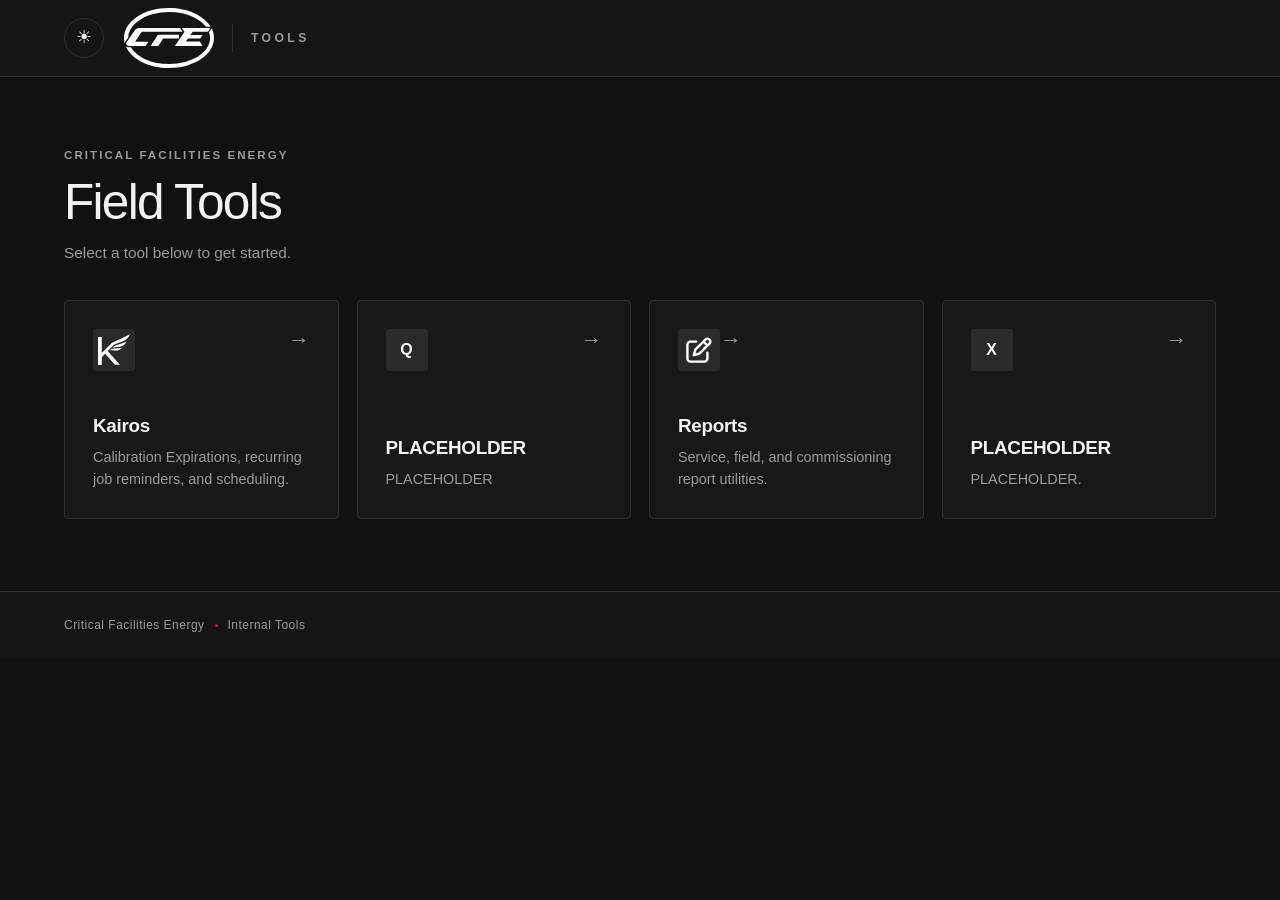
<file: index.html>
<!DOCTYPE html>
<html lang="en">
<head>
    <meta charset="UTF-8">
    <meta name="viewport" content="width=device-width, initial-scale=1.0">

    <title>CFE Tools</title>

    <link rel="stylesheet" href="css/style.css">

    <script>
        const savedTheme = localStorage.getItem("cfe-theme");

        if (savedTheme === "light" || savedTheme === "dark") {
            document.documentElement.setAttribute("data-theme", savedTheme);
        }
    </script>
</head>

<body>

    <header class="site-header">
        <div class="container header-content">

            <button
                class="theme-toggle"
                id="theme-toggle"
                type="button"
                aria-label="Switch to light mode"
                title="Switch theme"
            >
                <span class="theme-icon sun-icon" aria-hidden="true">☀</span>
                <span class="theme-icon moon-icon" aria-hidden="true">☾</span>
            </button>

            <div class="brand">
                <img src="assets/CFEBlack.svg" alt="CFE" class="cfe-logo">
                
                <span class="brand-divider"></span>

                <span class="site-name">TOOLS</span>
            </div>

        </div>
    </header>


    <main class="container">

        <section class="intro">
            <p class="eyebrow">CRITICAL FACILITIES ENERGY</p>
            <h1>Field Tools</h1>
            <p class="intro-description">
                Select a tool below to get started.
            </p>
        </section>


        <section class="tools-grid">

            <a href="https://kairos.cfetools.com/" class="tool-card">
                <div class="tool-card-top">
                    <div class="tool-icon"><img src="assets/Kairos/kairos-w.svg" alt="Kairos"></div>
                    <span class="arrow" aria-hidden="true">→</span>
                </div>

                <div class="tool-content">
                    <h2>Kairos</h2>
                    <p>
                        Calibration Expirations, recurring job reminders, and scheduling.
                    </p>
                </div>
            </a>


            <a href="#" class="tool-card">
                <div class="tool-card-top">
                    <div class="tool-icon">Q</div>
                    <span class="arrow" aria-hidden="true">→</span>
                </div>

                <div class="tool-content">
                    <h2>PLACEHOLDER</h2>
                    <p>
                        PLACEHOLDER
                    </p>
                </div>
            </a>


            <button
                class="tool-card tool-card-button tool-expander"
                id="reports-toggle"
                type="button"
                data-panel="reports-panel"
                aria-expanded="false"
                aria-controls="reports-panel"
            >
                <div class="tool-card-top">
                    <div class="tool-icon"><img src="assets/note.svg" alt="Reports"></div>
                    <span class="arrow" aria-hidden="true">→</span>
                </div>

                <div class="tool-content">
                    <h2>Reports</h2>
                    <p>
                        Service, field, and commissioning report utilities.
                    </p>
                </div>
            </button>

            <a href="#" class="tool-card">
                <div class="tool-card-top">
                    <div class="tool-icon">X</div>
                    <span class="arrow" aria-hidden="true">→</span>
                </div>

                <div class="tool-content">
                    <h2>PLACEHOLDER</h2>
                    <p>
                        PLACEHOLDER.
                    </p>
                </div>
            </a>
			
			
			<div class="tool-panel" id="reports-panel" aria-hidden="true" hidden>
                <div class="tool-panel-inner">
                    <div class="reports-subgrid">

                        <a href="https://cfetools.com/reports/hyper/" class="tool-card report-card">
                            <div class="tool-card-top">
                                <div class="tool-icon"><img src="assets/hyper-smallw.svg" alt="Hyper"></div>
                                <span class="arrow" aria-hidden="true">→</span>
                            </div>

                            <div class="tool-content">
                                <h2>Hyper Reports</h2>
                                <p>
                                    Hyper service daily field reporting.
                                </p>
                            </div>
                        </a>
						
						<a href="https://cfetools.com/reports/time/" class="tool-card report-card">
                            <div class="tool-card-top">
                                <div class="tool-icon"><img src="assets/clockw.svg" alt="Time"></div>
                                <span class="arrow" aria-hidden="true">→</span>
                            </div>

                            <div class="tool-content">
                                <h2>Time Logs</h2>
                                <p>
                                    Easily Create PDF Time Reports with Subcontractor signatures.
                                </p>
                            </div>
                        </a>

                    </div>
                </div>
            </div>

        </section>

    </main>


    <footer class="site-footer">
        <div class="container footer-content">
            <span>Critical Facilities Energy</span>
            <span class="footer-dot"></span>
            <span>Internal Tools</span>
        </div>
    </footer>

    <script src="js/script.js"></script>
</body>
</html>
</file>
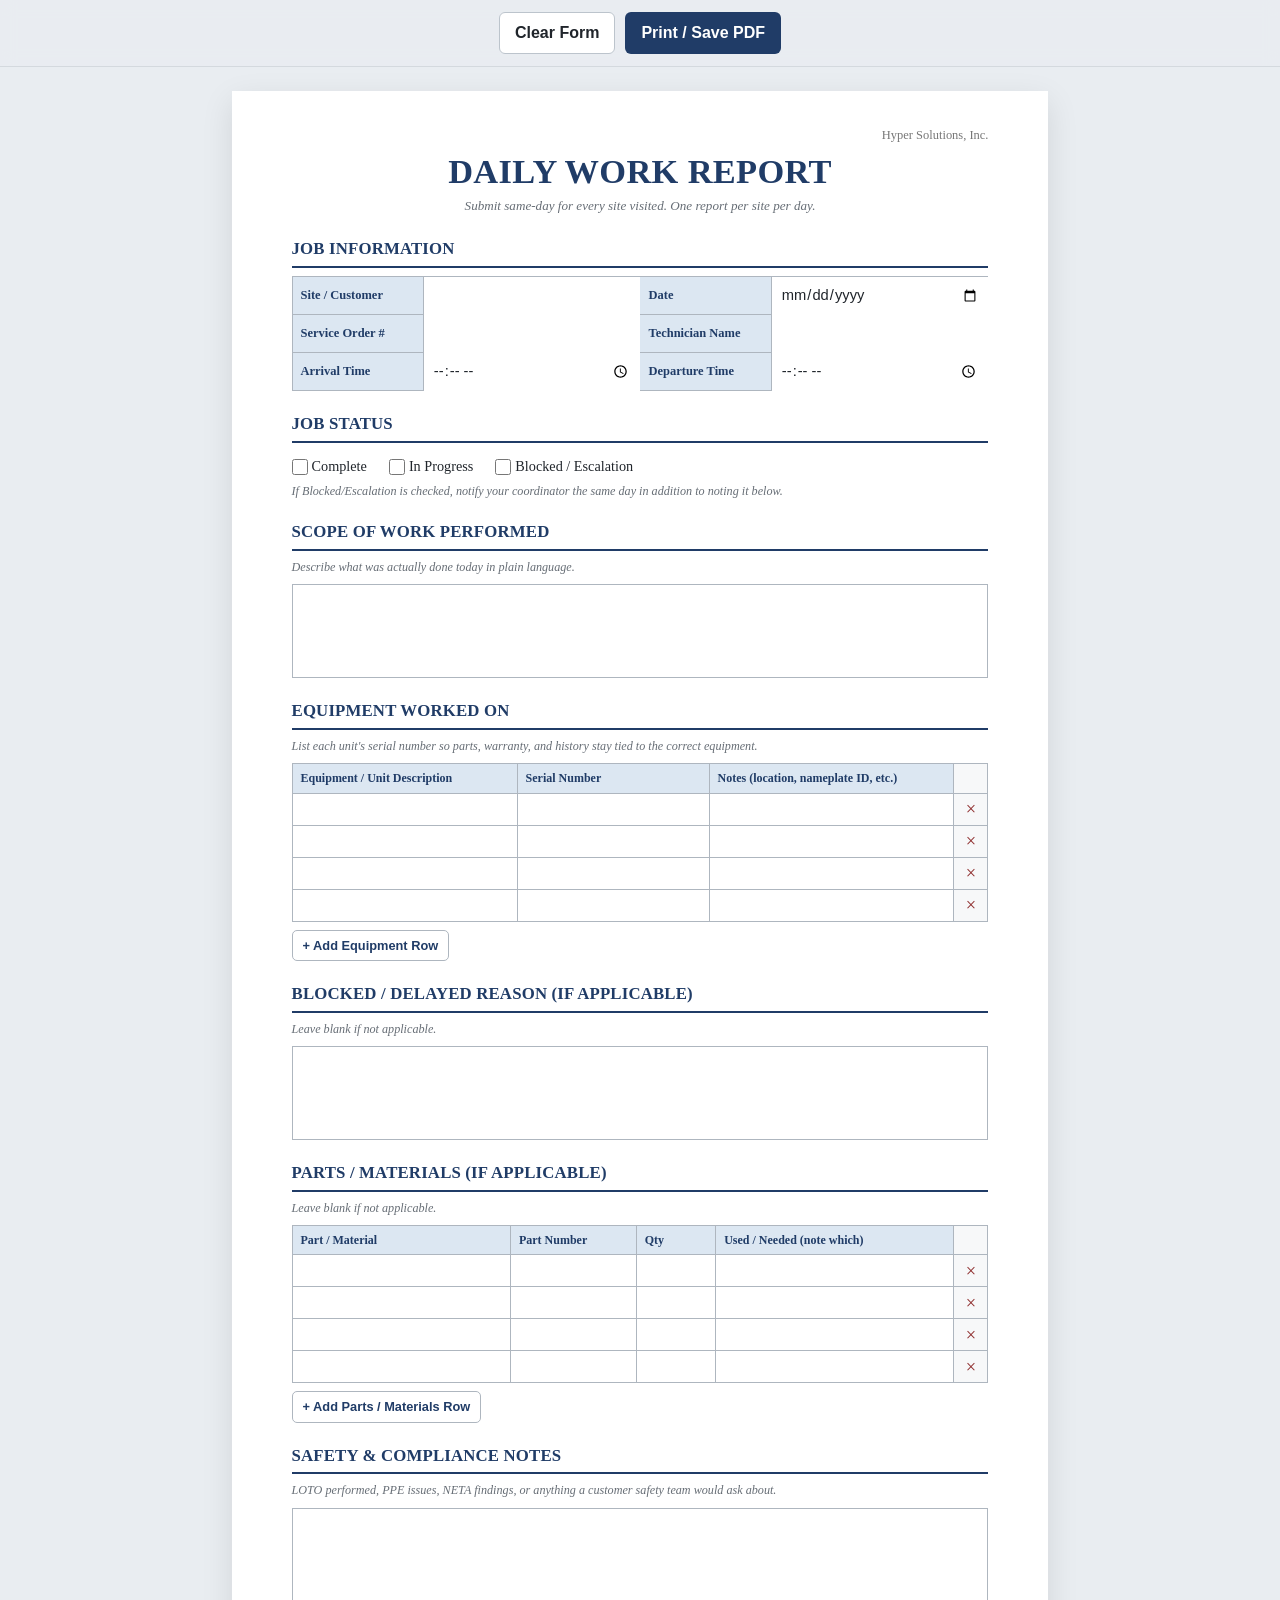
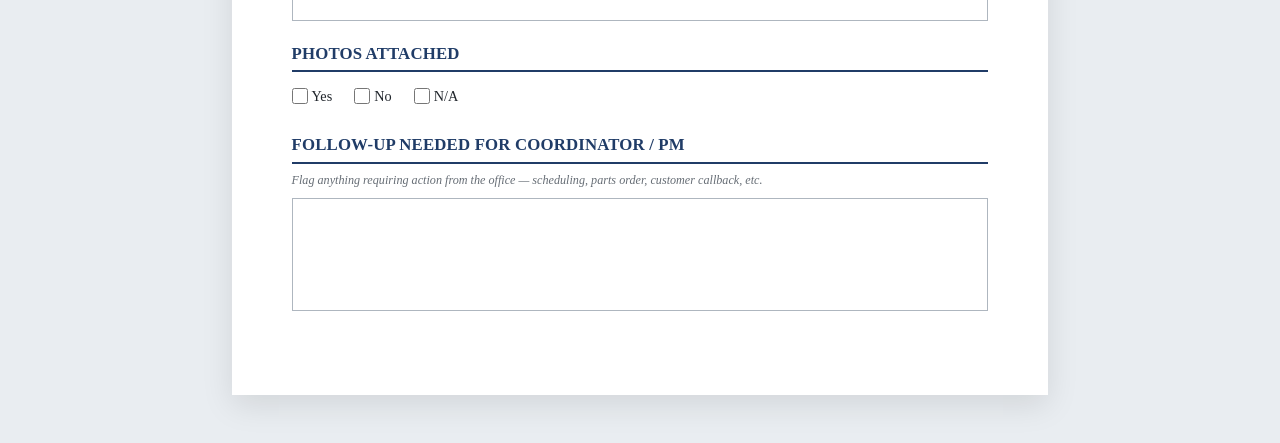
<file: reports/hyper/index.html>
<!doctype html>
<html lang="en">
<head>
  <meta charset="utf-8">
  <meta name="viewport" content="width=device-width, initial-scale=1">
  <title>Daily Work Report</title>
  <link rel="stylesheet" href="styles.css">
</head>
<body>
  <div class="toolbar" aria-label="Form actions">
    <button type="button" class="button button-secondary" id="resetForm">Clear Form</button>
    <button type="button" class="button button-primary" id="printForm">Print / Save PDF</button>
  </div>

  <main class="report" id="report">
    <header class="report-header">
      <div class="company-name">Hyper Solutions, Inc.</div>
      <h1>DAILY WORK REPORT</h1>
      <p class="subtitle">Submit same-day for every site visited. One report per site per day.</p>
    </header>

    <form id="dailyWorkReport" autocomplete="off">
      <section class="form-section">
        <h2>JOB INFORMATION</h2>
        <div class="info-grid">
          <label class="info-label" for="siteCustomer">Site / Customer</label>
          <input id="siteCustomer" name="siteCustomer" type="text">

          <label class="info-label" for="reportDate">Date</label>
          <input id="reportDate" name="reportDate" type="date">

          <label class="info-label" for="serviceOrder">Service Order #</label>
          <input id="serviceOrder" name="serviceOrder" type="text">

          <label class="info-label" for="technicianName">Technician Name</label>
          <input id="technicianName" name="technicianName" type="text">

          <label class="info-label" for="arrivalTime">Arrival Time</label>
          <input id="arrivalTime" name="arrivalTime" type="time">

          <label class="info-label" for="departureTime">Departure Time</label>
          <input id="departureTime" name="departureTime" type="time">
        </div>
      </section>

      <section class="form-section">
        <h2>JOB STATUS</h2>
        <div class="check-row">
          <label><input type="checkbox" name="statusComplete"> <span>Complete</span></label>
          <label><input type="checkbox" name="statusInProgress"> <span>In Progress</span></label>
          <label><input type="checkbox" name="statusBlocked"> <span>Blocked / Escalation</span></label>
        </div>
        <p class="helper">If Blocked/Escalation is checked, notify your coordinator the same day in addition to noting it below.</p>
      </section>

      <section class="form-section">
        <h2>SCOPE OF WORK PERFORMED</h2>
        <p class="helper">Describe what was actually done today in plain language.</p>
        <textarea class="expandable large-field" name="scopeOfWork" rows="4" aria-label="Scope of work performed"></textarea>
      </section>

      <section class="form-section">
        <h2>EQUIPMENT WORKED ON</h2>
        <p class="helper">List each unit's serial number so parts, warranty, and history stay tied to the correct equipment.</p>
        <div class="table-wrap">
          <table class="editable-table" id="equipmentTable">
            <thead>
              <tr>
                <th>Equipment / Unit Description</th>
                <th>Serial Number</th>
                <th>Notes (location, nameplate ID, etc.)</th>
                <th class="row-actions no-print" aria-label="Actions"></th>
              </tr>
            </thead>
            <tbody>
              <tr>
                <td><textarea class="expandable table-field" rows="1" aria-label="Equipment or unit description"></textarea></td>
                <td><textarea class="expandable table-field" rows="1" aria-label="Serial number"></textarea></td>
                <td><textarea class="expandable table-field" rows="1" aria-label="Equipment notes"></textarea></td>
                <td class="row-actions no-print"><button type="button" class="icon-button remove-row" title="Remove row" aria-label="Remove equipment row">×</button></td>
              </tr>
              <tr>
                <td><textarea class="expandable table-field" rows="1" aria-label="Equipment or unit description"></textarea></td>
                <td><textarea class="expandable table-field" rows="1" aria-label="Serial number"></textarea></td>
                <td><textarea class="expandable table-field" rows="1" aria-label="Equipment notes"></textarea></td>
                <td class="row-actions no-print"><button type="button" class="icon-button remove-row" title="Remove row" aria-label="Remove equipment row">×</button></td>
              </tr>
              <tr>
                <td><textarea class="expandable table-field" rows="1" aria-label="Equipment or unit description"></textarea></td>
                <td><textarea class="expandable table-field" rows="1" aria-label="Serial number"></textarea></td>
                <td><textarea class="expandable table-field" rows="1" aria-label="Equipment notes"></textarea></td>
                <td class="row-actions no-print"><button type="button" class="icon-button remove-row" title="Remove row" aria-label="Remove equipment row">×</button></td>
              </tr>
              <tr>
                <td><textarea class="expandable table-field" rows="1" aria-label="Equipment or unit description"></textarea></td>
                <td><textarea class="expandable table-field" rows="1" aria-label="Serial number"></textarea></td>
                <td><textarea class="expandable table-field" rows="1" aria-label="Equipment notes"></textarea></td>
                <td class="row-actions no-print"><button type="button" class="icon-button remove-row" title="Remove row" aria-label="Remove equipment row">×</button></td>
              </tr>
            </tbody>
          </table>
        </div>
        <button type="button" class="add-row no-print" data-table="equipmentTable">+ Add Equipment Row</button>
      </section>

      <section class="form-section">
        <h2>BLOCKED / DELAYED REASON (IF APPLICABLE)</h2>
        <p class="helper">Leave blank if not applicable.</p>
        <textarea class="expandable large-field" name="blockedReason" rows="4" aria-label="Blocked or delayed reason"></textarea>
      </section>

      <section class="form-section">
        <h2>PARTS / MATERIALS (IF APPLICABLE)</h2>
        <p class="helper">Leave blank if not applicable.</p>
        <div class="table-wrap">
          <table class="editable-table parts-table" id="partsTable">
            <thead>
              <tr>
                <th>Part / Material</th>
                <th>Part Number</th>
                <th>Qty</th>
                <th>Used / Needed (note which)</th>
                <th class="row-actions no-print" aria-label="Actions"></th>
              </tr>
            </thead>
            <tbody>
              <tr>
                <td><textarea class="expandable table-field" rows="1" aria-label="Part or material"></textarea></td>
                <td><textarea class="expandable table-field" rows="1" aria-label="Part number"></textarea></td>
                <td><textarea class="expandable table-field short-field" rows="1" aria-label="Quantity"></textarea></td>
                <td><textarea class="expandable table-field" rows="1" aria-label="Used or needed"></textarea></td>
                <td class="row-actions no-print"><button type="button" class="icon-button remove-row" title="Remove row" aria-label="Remove parts row">×</button></td>
              </tr>
              <tr>
                <td><textarea class="expandable table-field" rows="1" aria-label="Part or material"></textarea></td>
                <td><textarea class="expandable table-field" rows="1" aria-label="Part number"></textarea></td>
                <td><textarea class="expandable table-field short-field" rows="1" aria-label="Quantity"></textarea></td>
                <td><textarea class="expandable table-field" rows="1" aria-label="Used or needed"></textarea></td>
                <td class="row-actions no-print"><button type="button" class="icon-button remove-row" title="Remove row" aria-label="Remove parts row">×</button></td>
              </tr>
              <tr>
                <td><textarea class="expandable table-field" rows="1" aria-label="Part or material"></textarea></td>
                <td><textarea class="expandable table-field" rows="1" aria-label="Part number"></textarea></td>
                <td><textarea class="expandable table-field short-field" rows="1" aria-label="Quantity"></textarea></td>
                <td><textarea class="expandable table-field" rows="1" aria-label="Used or needed"></textarea></td>
                <td class="row-actions no-print"><button type="button" class="icon-button remove-row" title="Remove row" aria-label="Remove parts row">×</button></td>
              </tr>
              <tr>
                <td><textarea class="expandable table-field" rows="1" aria-label="Part or material"></textarea></td>
                <td><textarea class="expandable table-field" rows="1" aria-label="Part number"></textarea></td>
                <td><textarea class="expandable table-field short-field" rows="1" aria-label="Quantity"></textarea></td>
                <td><textarea class="expandable table-field" rows="1" aria-label="Used or needed"></textarea></td>
                <td class="row-actions no-print"><button type="button" class="icon-button remove-row" title="Remove row" aria-label="Remove parts row">×</button></td>
              </tr>
            </tbody>
          </table>
        </div>
        <button type="button" class="add-row no-print" data-table="partsTable">+ Add Parts / Materials Row</button>
      </section>

      <div class="print-page-break" aria-hidden="true"></div>

      <section class="form-section second-page-section">
        <h2>SAFETY &amp; COMPLIANCE NOTES</h2>
        <p class="helper">LOTO performed, PPE issues, NETA findings, or anything a customer safety team would ask about.</p>
        <textarea class="expandable large-field" name="safetyNotes" rows="5" aria-label="Safety and compliance notes"></textarea>
      </section>

      <section class="form-section">
        <h2>PHOTOS ATTACHED</h2>
        <div class="check-row">
          <label><input type="checkbox" name="photosYes"> <span>Yes</span></label>
          <label><input type="checkbox" name="photosNo"> <span>No</span></label>
          <label><input type="checkbox" name="photosNA"> <span>N/A</span></label>
        </div>
      </section>

      <section class="form-section">
        <h2>FOLLOW-UP NEEDED FOR COORDINATOR / PM</h2>
        <p class="helper">Flag anything requiring action from the office — scheduling, parts order, customer callback, etc.</p>
        <textarea class="expandable large-field" name="followUp" rows="5" aria-label="Follow-up needed for coordinator or project manager"></textarea>
      </section>
    </form>
  </main>

  <script src="script.js"></script>
</body>
</html>
</file>
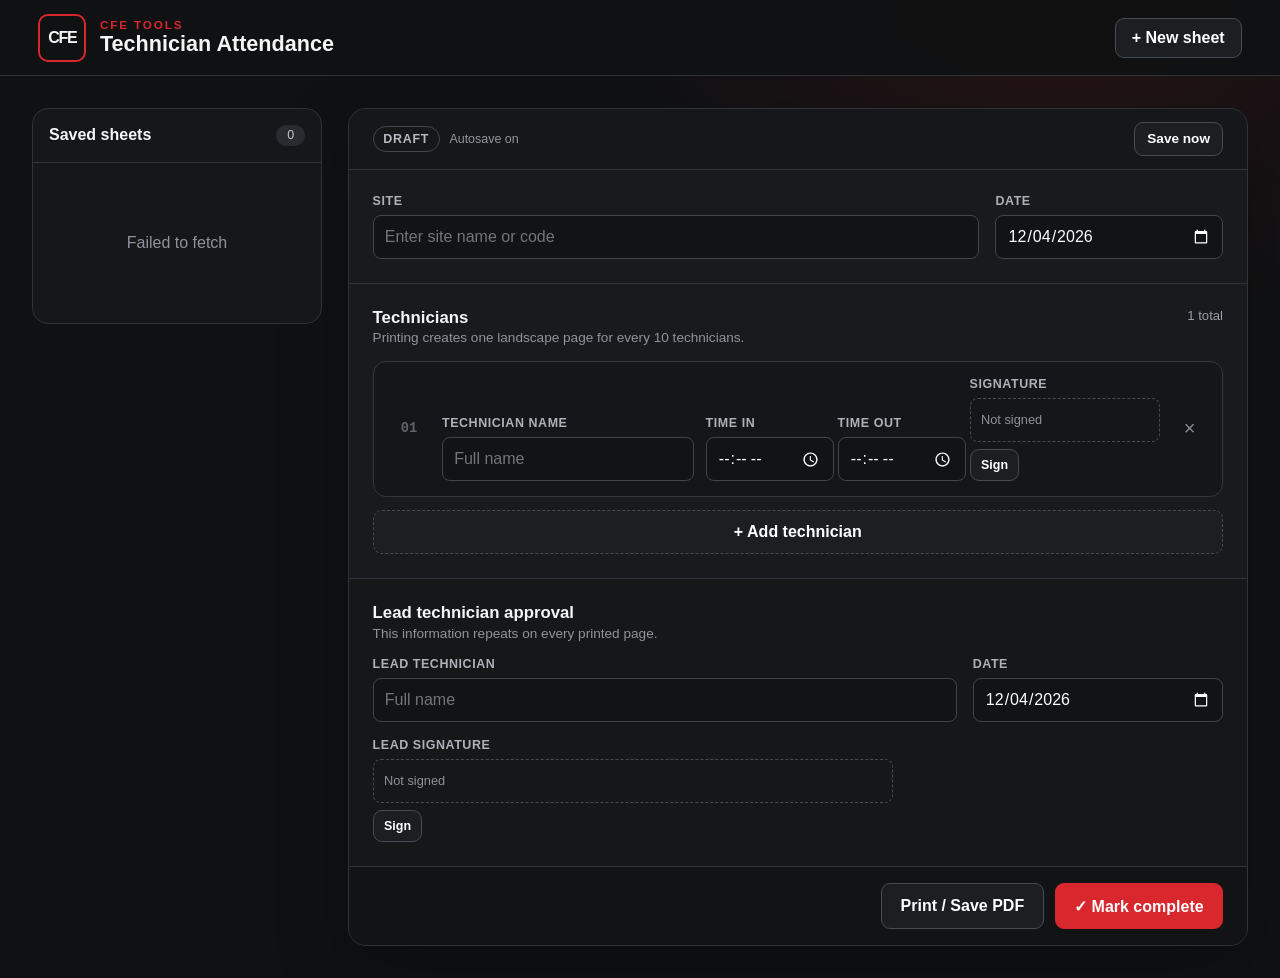
<file: reports/time/index.html>
<!doctype html>
<html lang="en">
<head>
  <meta charset="utf-8">
  <meta name="viewport" content="width=device-width, initial-scale=1, viewport-fit=cover">
  <meta name="theme-color" content="#101113">
  <title>Technician Attendance | CFE Tools</title>
  <meta name="description" content="Create, sign, save, and print technician attendance sheets.">
  <link rel="stylesheet" href="./style.css?v=20260901-3">
  <link rel="stylesheet" href="./print.css?v=20260901-3">
</head>
<body>
  <main class="app-shell">
    <header class="app-header">
      <div class="brand-lockup">
        <div class="brand-mark">CFE</div>
        <div><p>CFE Tools</p><h1>Technician Attendance</h1></div>
      </div>
      <div class="header-actions">
        <button class="button outline mobile-history" id="historyToggle" type="button">Saved</button>
        <button class="button outline" id="newSheetButton" type="button">+ New sheet</button>
      </div>
    </header>

    <div class="app-grid">
      <aside class="history-panel" id="historyPanel">
        <div class="panel-heading"><h2>Saved sheets</h2><span id="historyCount">0</span></div>
        <div id="historyList" class="history-list"><div class="history-empty">Loading saved sheets…</div></div>
      </aside>

      <section class="editor-panel">
        <div class="editor-topline">
          <div><span class="status-badge draft" id="statusBadge">Draft</span><span class="save-indicator" id="saveIndicator">Autosave on</span></div>
          <button class="button outline small" id="saveButton" type="button">Save now</button>
        </div>
        <div id="setupMessage" class="app-message error hidden"></div>
        <div id="appMessage" class="app-message hidden"></div>

        <div class="sheet-details form-section">
          <label><span>Site</span><input id="siteInput" type="text" placeholder="Enter site name or code" maxlength="160"></label>
          <label><span>Date</span><input id="workDateInput" type="date"></label>
        </div>

        <section class="technicians-section">
          <div class="section-heading">
            <div><h2>Technicians</h2><p>Printing creates one landscape page for every 10 technicians.</p></div>
            <span id="technicianCount">1 total</span>
          </div>
          <div class="technician-list" id="technicianList"></div>
          <button class="button outline add-technician" id="addTechnicianButton" type="button">+ Add technician</button>
        </section>

        <section class="lead-section form-section">
          <div class="section-heading compact"><div><h2>Lead technician approval</h2><p>This information repeats on every printed page.</p></div></div>
          <div class="lead-fields">
            <label><span>Lead technician</span><input id="leadTechInput" type="text" placeholder="Full name" maxlength="120"></label>
            <label><span>Date</span><input id="leadDateInput" type="date"></label>
          </div>
          <div class="lead-signature">
            <span>Lead signature</span>
            <div id="leadSignatureControl"></div>
          </div>
        </section>

        <footer class="editor-actions">
          <button class="button outline large" id="printButton" type="button">Print / Save PDF</button>
          <button class="button large" id="completeButton" type="button">✓ Mark complete</button>
        </footer>
      </section>
    </div>
  </main>

  <dialog class="signature-dialog" id="signatureDialog">
    <form method="dialog" class="signature-dialog-inner">
      <div class="dialog-heading"><div><h2 id="signatureTitle">Signature</h2><p>Sign inside the white box with a finger, stylus, or mouse.</p></div><button class="icon-button" value="cancel" aria-label="Close">×</button></div>
      <div class="signature-canvas-wrap"><canvas id="signatureCanvas" aria-label="Signature pad"></canvas><span id="signatureHint">Sign here</span></div>
      <p class="field-error hidden" id="signatureError"></p>
      <div class="dialog-actions"><button class="button outline" id="clearSignatureButton" type="button">Clear</button><button class="button" id="acceptSignatureButton" type="button" disabled>Accept signature</button></div>
    </form>
  </dialog>

  <div class="print-root" id="printRoot" aria-hidden="true"></div>

  <script src="./config.js"></script>
  <script src="./app.js?v=20260901-3"></script>
</body>
</html>
</file>
<file: css/style.css>
/* ==================================================
   CFE Tools Hub
   Light + Dark mode
   Dark mode is the default.
================================================== */

:root {
    --cfe-red: #c9202f;

    --black: #111111;
    --charcoal: #1c1c1c;
    --dark-gray: #333333;
    --mid-gray: #777777;
    --light-gray: #d9d9d9;
    --lighter-gray: #e9e9e9;
    --off-white: #f6f6f6;
    --white: #ffffff;

    --page-width: 1200px;

    /* Theme colors - dark by default */
    --page-bg: #111111;
    --surface: #181818;
    --surface-hover: #1d1d1d;
    --header-bg: #151515;
    --footer-bg: #151515;

    --text-primary: #f2f2f2;
    --text-secondary: #9b9b9b;

    --border: #303030;
    --border-hover: #6b6b6b;

    --icon-bg: #2a2a2a;
    --icon-text: #f4f4f4;

    --shadow: rgba(0, 0, 0, 0.28);
}


/* ==================================================
   Light Theme
   Existing light-mode styling is preserved.
================================================== */

html[data-theme="light"] {
    --page-bg: var(--off-white);
    --surface: var(--white);
    --surface-hover: var(--white);
    --header-bg: var(--white);
    --footer-bg: var(--white);

    --text-primary: var(--black);
    --text-secondary: var(--mid-gray);

    --border: var(--light-gray);
    --border-hover: var(--dark-gray);

    --icon-bg: var(--charcoal);
    --icon-text: var(--white);

    --shadow: rgba(0, 0, 0, 0.05);
}


/* ==================================================
   Reset / Base
================================================== */

* {
    box-sizing: border-box;
}

html {
    scroll-behavior: smooth;
    color-scheme: dark;
}

html[data-theme="light"] {
    color-scheme: light;
}

body {
    margin: 0;

    font-family:
        "Montserrat",
        "Segoe UI",
        Arial,
        Helvetica,
        sans-serif;

    background: var(--page-bg);
    color: var(--text-primary);

    transition:
        background-color 180ms ease,
        color 180ms ease;
}

.container {
    width: min(90%, var(--page-width));
    margin: 0 auto;
}


/* ==================================================
   Header
================================================== */

.site-header {
    background: var(--header-bg);
    border-bottom: 1px solid var(--border);

    transition:
        background-color 180ms ease,
        border-color 180ms ease;
}

.header-content {
    min-height: 76px;

    display: flex;
    align-items: center;
    gap: 20px;
}


/* ==================================================
   Theme Toggle
================================================== */

.theme-toggle {
    width: 40px;
    height: 40px;

    flex: 0 0 40px;

    display: grid;
    place-items: center;

    padding: 0;

    background: transparent;
    color: var(--text-primary);

    border: 1px solid var(--border);
    border-radius: 50%;

    cursor: pointer;

    transition:
        color 180ms ease,
        border-color 180ms ease,
        background-color 180ms ease,
        transform 180ms ease;
}

.theme-toggle:hover {
    border-color: var(--cfe-red);
    color: var(--cfe-red);
    transform: translateY(-1px);
}

.theme-toggle:focus-visible {
    outline: 2px solid var(--cfe-red);
    outline-offset: 3px;
}

.theme-icon {
    grid-area: 1 / 1;

    font-size: 1.1rem;
    line-height: 1;

    transition:
        opacity 160ms ease,
        transform 220ms ease;
}

/* Dark mode shows the sun because clicking it switches to light mode. */
.sun-icon {
    opacity: 1;
    transform: rotate(0deg) scale(1);
}

.moon-icon {
    opacity: 0;
    transform: rotate(-20deg) scale(0.7);
}

html[data-theme="light"] .sun-icon {
    opacity: 0;
    transform: rotate(20deg) scale(0.7);
}

html[data-theme="light"] .moon-icon {
    opacity: 1;
    transform: rotate(0deg) scale(1);
}


/* ==================================================
   Branding
================================================== */

.brand {
    display: flex;
    align-items: center;
    gap: 18px;
}

.brand-mark {
    display: flex;
    align-items: center;
    justify-content: center;

    min-width: 74px;
    height: 42px;

    padding: 0 12px;

    background: var(--icon-bg);
    color: var(--icon-text);

    border-radius: 3px;

    font-size: 1rem;
    font-weight: 700;
    letter-spacing: 0.08em;

    transition:
        background-color 180ms ease,
        color 180ms ease;
}

.cfe-logo {
	display: block;
    width: 90px;
    height: auto;
    filter: invert(1);
}

html[data-theme="light"] .cfe-logo {
	display: block;
    width: 90px;
    height: auto;
    filter: none;
}

.brand-divider {
    width: 1px;
    height: 28px;

    background: var(--border);

    transition: background-color 180ms ease;
}

.site-name {
    color: var(--text-secondary);

    font-size: 0.76rem;
    font-weight: 600;
    letter-spacing: 0.28em;

    transition: color 180ms ease;
}


/* ==================================================
   Intro
================================================== */

.intro {
    padding: 72px 0 34px;
}

.eyebrow {
    margin: 0 0 12px;

    color: var(--text-secondary);

    font-size: 0.72rem;
    font-weight: 600;
    letter-spacing: 0.18em;

    transition: color 180ms ease;
}

.intro h1 {
    margin: 0 0 10px;

    color: var(--text-primary);

    font-size: clamp(2.1rem, 4vw, 3.1rem);
    font-weight: 400;
    letter-spacing: -0.035em;

    transition: color 180ms ease;
}

.intro-description {
    margin: 0;

    color: var(--text-secondary);

    font-size: 0.96rem;
    line-height: 1.6;

    transition: color 180ms ease;
}


/* ==================================================
   Tool Grid
================================================== */

.tools-grid {
    display: grid;

    grid-template-columns:
        repeat(auto-fit, minmax(250px, 1fr));

    gap: 18px;

    padding-bottom: 72px;
}


/* ==================================================
   Tool Cards
================================================== */

.tool-card {
    position: relative;
    overflow: hidden;

    min-height: 215px;

    display: flex;
    flex-direction: column;
    justify-content: space-between;

    padding: 28px;

    background: var(--surface);

    border: 1px solid var(--border);
    border-radius: 4px;

    color: var(--text-primary);
    text-decoration: none;

    transition:
        background-color 180ms ease,
        color 180ms ease,
        transform 180ms ease,
        border-color 180ms ease,
        box-shadow 180ms ease;
}

.tool-card::after {
    content: "";

    position: absolute;

    left: 28px;
    bottom: 0;

    width: 0;
    height: 3px;

    background: var(--cfe-red);

    transition: width 220ms ease;
}

.tool-card:hover {
    transform: translateY(-2px);

    background: var(--surface-hover);
    border-color: var(--border-hover);

    box-shadow:
        0 8px 24px var(--shadow);
}

.tool-card:hover::after {
    width: 48px;
}


/* ==================================================
   Card Header
================================================== */

.tool-card-top {
    display: flex;
    align-items: flex-start;
    justify-content: space-between;
}

.tool-icon {
    width: 42px;
    height: 42px;

    display: flex;
    align-items: center;
    justify-content: center;

    background: var(--icon-bg);
    color: var(--icon-text);

    border-radius: 3px;

    font-size: 1rem;
    font-weight: 600;

    transition:
        background 180ms ease,
        color 180ms ease;
}

.tool-icon img {
    width: 100%;
    height: 100%;
    object-fit: contain;
    padding: 5px;
}

.arrow {
    color: var(--text-secondary);

    font-size: 1.35rem;
    line-height: 1;

    transition:
        color 180ms ease,
        transform 180ms ease;
}

.tool-card:hover .tool-icon {
    background: var(--cfe-red);
    color: var(--white);
}

.tool-card:hover .arrow {
    color: var(--cfe-red);
    transform: translateX(4px);
}


/* ==================================================
   Card Content
================================================== */

.tool-content {
    margin-top: 44px;
}

.tool-content h2 {
    margin: 0 0 9px;

    color: var(--text-primary);

    font-size: 1.18rem;
    font-weight: 600;
    letter-spacing: -0.015em;

    transition: color 180ms ease;
}

.tool-content p {
    margin: 0;

    color: var(--text-secondary);

    font-size: 0.9rem;
    line-height: 1.55;

    transition: color 180ms ease;
}


/* ==================================================
   Footer
================================================== */

.site-footer {
    background: var(--footer-bg);
    border-top: 1px solid var(--border);

    transition:
        background-color 180ms ease,
        border-color 180ms ease;
}

.footer-content {
    min-height: 66px;

    display: flex;
    align-items: center;
    gap: 10px;

    color: var(--text-secondary);

    font-size: 0.75rem;
    letter-spacing: 0.04em;

    transition: color 180ms ease;
}

.footer-dot {
    width: 3px;
    height: 3px;

    background: var(--cfe-red);
    border-radius: 50%;
}


/* ==================================================
   Accessibility
================================================== */

.tool-card:focus-visible {
    outline: 2px solid var(--cfe-red);
    outline-offset: 3px;
}


/* ==================================================
   Mobile
================================================== */

@media (max-width: 600px) {

    .header-content {
        min-height: 68px;
        gap: 14px;
    }

    .theme-toggle {
        width: 36px;
        height: 36px;

        flex-basis: 36px;
    }

    .brand {
        gap: 14px;
    }

    .brand-mark {
        min-width: 66px;
        height: 38px;
    }

    .brand-divider {
        height: 24px;
    }

    .intro {
        padding: 52px 0 28px;
    }

    .tools-grid {
        grid-template-columns: 1fr;
        padding-bottom: 52px;
    }

    .tool-card {
        min-height: 195px;
        padding: 24px;
    }

    .tool-card::after {
        left: 24px;
    }

    .footer-content {
        flex-wrap: wrap;
    }
}

/* ==================================================
   Expandable Tool Row Panels
================================================== */

/* Any card can become an expander by adding .tool-expander and a
   data-panel attribute that points to a .tool-panel element. */
.tool-card-button {
    width: 100%;
    min-height: 215px;

    font: inherit;
    text-align: left;
    cursor: pointer;
}

.tool-expander.is-open {
    border-color: var(--cfe-red);
}

.tool-expander.is-open .arrow {
    color: var(--cfe-red);
    transform: rotate(90deg);
}

/* The panel spans the complete grid width. JavaScript moves it after
   the final card in the selected card's current row, so the same
   behavior works at every responsive breakpoint. */
.tool-panel {
    grid-column: 1 / -1;

    height: 0;
    min-width: 0;
    margin-top: -18px;

    overflow: hidden;
    opacity: 0;

    transition:
        height 380ms cubic-bezier(0.22, 1, 0.36, 1),
        margin-top 380ms cubic-bezier(0.22, 1, 0.36, 1),
        opacity 200ms ease;
}

.tool-panel.is-open {
    margin-top: 0;
    opacity: 1;
}

.tool-panel-inner {
    padding: 18px;

    background: var(--header-bg);
    border: 1px solid var(--border);
    border-radius: 4px;

    transition:
        background-color 180ms ease,
        border-color 180ms ease;
}

/* auto-fill intentionally keeps empty column tracks. With only one
   report today, Hyper remains the same approximate width as a normal
   tool card instead of stretching across the entire window. */
.reports-subgrid {
    display: grid;
    grid-template-columns: repeat(auto-fill, minmax(250px, 1fr));
    gap: 18px;
}

.report-card {
    min-height: 190px;
}

@media (max-width: 600px) {
    .tool-card-button {
        min-height: 195px;
    }

    .tool-panel-inner {
        padding: 14px;
    }

    .reports-subgrid {
        grid-template-columns: 1fr;
        gap: 14px;
    }
}
</file>
<file: reports/hyper/styles.css>
:root {
  --ink: #20252b;
  --navy: #203c67;
  --navy-soft: #dce7f2;
  --line: #aeb6bf;
  --paper: #ffffff;
  --page-bg: #e9edf1;
  --muted: #666d75;
  --danger: #8d2a2a;
  --focus: rgba(32, 60, 103, 0.18);
}

* { box-sizing: border-box; }

html { min-height: 100%; }

body {
  margin: 0;
  min-height: 100vh;
  background: var(--page-bg);
  color: var(--ink);
  font-family: Arial, Helvetica, sans-serif;
  line-height: 1.35;
}

.toolbar {
  position: sticky;
  top: 0;
  z-index: 20;
  display: flex;
  justify-content: center;
  gap: 10px;
  padding: 12px 16px;
  background: rgba(233, 237, 241, 0.95);
  backdrop-filter: blur(8px);
  border-bottom: 1px solid #d4d9de;
}

.button,
.add-row,
.icon-button {
  font: inherit;
  cursor: pointer;
}

.button {
  border: 1px solid transparent;
  border-radius: 6px;
  padding: 9px 15px;
  font-weight: 700;
}

.button-primary {
  background: var(--navy);
  color: white;
}

.button-secondary {
  background: white;
  color: var(--ink);
  border-color: #bcc4cc;
}

.report {
  width: min(8.5in, calc(100% - 28px));
  margin: 24px auto 48px;
  padding: 0.6in 0.62in 0.65in;
  background: var(--paper);
  box-shadow: 0 10px 30px rgba(0, 0, 0, 0.10);
}

.report-header {
  position: relative;
  margin-bottom: 24px;
  text-align: center;
}

.company-name {
  position: absolute;
  right: 0;
  top: -0.22in;
  color: #777;
  font-family: Georgia, "Times New Roman", serif;
  font-size: 0.78rem;
}

h1,
h2 {
  font-family: Georgia, "Times New Roman", serif;
  color: var(--navy);
}

h1 {
  margin: 0 0 2px;
  font-size: clamp(1.65rem, 5vw, 2.15rem);
  letter-spacing: 0.01em;
}

.subtitle,
.helper {
  font-family: Georgia, "Times New Roman", serif;
  font-style: italic;
  color: var(--muted);
}

.subtitle {
  margin: 0;
  font-size: 0.82rem;
}

.form-section {
  margin: 0 0 22px;
  break-inside: avoid;
}

.form-section h2 {
  margin: 0 0 8px;
  padding-bottom: 5px;
  border-bottom: 2px solid var(--navy);
  font-size: 1.05rem;
  letter-spacing: 0.01em;
}

.helper {
  margin: 0 0 9px;
  font-size: 0.76rem;
}

.info-grid {
  display: grid;
  grid-template-columns: 1fr 1.65fr 1fr 1.65fr;
  border-top: 1px solid var(--line);
  border-left: 1px solid var(--line);
}

.info-grid > * {
  min-width: 0;
  border-right: 1px solid var(--line);
  border-bottom: 1px solid var(--line);
}

.info-label {
  display: flex;
  align-items: center;
  min-height: 38px;
  padding: 8px;
  background: var(--navy-soft);
  color: var(--navy);
  font-family: Georgia, "Times New Roman", serif;
  font-weight: 700;
  font-size: 0.78rem;
}

input[type="text"],
input[type="date"],
input[type="time"],
textarea {
  width: 100%;
  border: 1px solid #aeb6bf;
  border-radius: 0;
  background: #fff;
  color: var(--ink);
  font: inherit;
  font-size: 0.92rem;
}

.info-grid input {
  min-height: 38px;
  border: 0;
  padding: 7px 9px;
}

input:focus,
textarea:focus {
  outline: 2px solid var(--focus);
  outline-offset: -2px;
}

textarea {
  display: block;
  resize: none;
  overflow: hidden;
  padding: 8px;
  line-height: 1.32;
}

.large-field {
  min-height: 68px;
}

.check-row {
  display: flex;
  flex-wrap: wrap;
  gap: 16px 22px;
  align-items: center;
  min-height: 32px;
  font-family: Georgia, "Times New Roman", serif;
  font-size: 0.89rem;
}

.check-row label {
  display: inline-flex;
  align-items: center;
  gap: 4px;
  cursor: pointer;
}

input[type="checkbox"] {
  width: 16px;
  height: 16px;
  margin: 0;
  accent-color: var(--navy);
}

.table-wrap {
  width: 100%;
  overflow-x: auto;
}

.editable-table {
  width: 100%;
  border-collapse: collapse;
  table-layout: fixed;
  font-family: Georgia, "Times New Roman", serif;
}

.editable-table th,
.editable-table td {
  border: 1px solid var(--line);
  vertical-align: top;
}

.editable-table th {
  padding: 7px 8px;
  background: var(--navy-soft);
  color: var(--navy);
  text-align: left;
  font-size: 0.75rem;
  line-height: 1.2;
}

.editable-table td {
  padding: 0;
  background: #fff;
}

.editable-table th:nth-child(1) { width: 34%; }
.editable-table th:nth-child(2) { width: 29%; }
.editable-table th:nth-child(3) { width: 37%; }

.parts-table th:nth-child(1) { width: 33%; }
.parts-table th:nth-child(2) { width: 19%; }
.parts-table th:nth-child(3) { width: 12%; }
.parts-table th:nth-child(4) { width: 36%; }

.editable-table .table-field {
  min-height: 31px;
  border: 0;
  padding: 6px 7px;
  font-family: Arial, Helvetica, sans-serif;
  font-size: 0.84rem;
}

.editable-table .row-actions {
  width: 34px !important;
  min-width: 34px;
  text-align: center;
  vertical-align: middle;
  background: #f7f8f9;
}

.icon-button {
  width: 26px;
  height: 26px;
  border: 0;
  border-radius: 4px;
  background: transparent;
  color: var(--danger);
  font-size: 1.15rem;
  line-height: 1;
}

.icon-button:hover { background: #f4e5e5; }

.add-row {
  margin-top: 8px;
  padding: 6px 10px;
  border: 1px solid #aeb6bf;
  border-radius: 5px;
  background: #fff;
  color: var(--navy);
  font-weight: 700;
  font-size: 0.8rem;
}

.add-row:hover { background: #f3f6f9; }

.print-page-break {
  display: none;
}

@media (max-width: 720px) {
  .report {
    width: 100%;
    margin: 0;
    padding: 24px 16px 40px;
    box-shadow: none;
  }

  .toolbar {
    justify-content: stretch;
  }

  .toolbar .button {
    flex: 1;
  }

  .company-name {
    position: static;
    margin-bottom: 12px;
    text-align: right;
  }

  .info-grid {
    grid-template-columns: 1fr 1.5fr;
  }

  .table-wrap {
    overflow-x: visible;
  }

  .editable-table {
    min-width: 650px;
  }

  .table-wrap {
    overflow-x: auto;
  }
}

@page {
  size: Letter portrait;
  margin: 0.45in 0.48in 0.48in;
}

@media print {
  :root {
    --navy: #203c67;
    --navy-soft: #dce7f2;
    --line: #9fa8b1;
  }

  html,
  body {
    background: white;
  }

  body {
    font-size: 10pt;
    -webkit-print-color-adjust: exact;
    print-color-adjust: exact;
  }

  .toolbar,
  .no-print {
    display: none !important;
  }

  .report {
    width: auto;
    margin: 0;
    padding: 0;
    box-shadow: none;
  }

  .report-header {
    margin-bottom: 16px;
  }

  .company-name {
    top: 0;
    font-size: 8pt;
  }

  h1 {
    font-size: 20pt;
  }

  .subtitle {
    font-size: 8.5pt;
  }

  .form-section {
    margin-bottom: 14px;
  }

  .form-section h2 {
    margin-bottom: 5px;
    padding-bottom: 3px;
    border-bottom-width: 1.5pt;
    font-size: 11pt;
  }

  .helper {
    margin-bottom: 5px;
    font-size: 8pt;
  }

  .info-label,
  .editable-table th {
    -webkit-print-color-adjust: exact;
    print-color-adjust: exact;
  }

  .info-label {
    min-height: 28px;
    padding: 5px;
    font-size: 8pt;
  }

  .info-grid input {
    min-height: 28px;
    padding: 4px 6px;
    font-size: 9pt;
  }

  input,
  textarea {
    color: #000;
  }

  .large-field {
    min-height: 52px;
  }

  textarea {
    padding: 5px;
    font-size: 9pt;
  }

  .check-row {
    gap: 12px 18px;
    min-height: 24px;
    font-size: 9pt;
  }

  input[type="checkbox"] {
    appearance: none;
    -webkit-appearance: none;
    width: 10pt;
    height: 10pt;
    border: 0.8pt solid #444;
    border-radius: 0;
    background: white;
    position: relative;
  }

  input[type="checkbox"]:checked::after {
    content: "✓";
    position: absolute;
    left: 0.5pt;
    top: -3pt;
    font-size: 12pt;
    line-height: 1;
  }

  .table-wrap {
    overflow: visible;
  }

  .editable-table {
    min-width: 0;
    font-size: 8.5pt;
  }

  .editable-table th {
    padding: 4px 5px;
    font-size: 7.5pt;
  }

  .editable-table .table-field {
    min-height: 22px;
    padding: 4px 5px;
    font-size: 8pt;
  }

  .editable-table tr {
    break-inside: avoid;
  }

  .editable-table th:nth-child(1) { width: 34%; }
  .editable-table th:nth-child(2) { width: 29%; }
  .editable-table th:nth-child(3) { width: 37%; }

  .parts-table th:nth-child(1) { width: 33%; }
  .parts-table th:nth-child(2) { width: 19%; }
  .parts-table th:nth-child(3) { width: 12%; }
  .parts-table th:nth-child(4) { width: 36%; }

  .print-page-break {
    display: block;
    break-before: page;
  }

  .second-page-section {
    padding-top: 0.12in;
  }
}
</file>
<file: reports/time/style.css>
:root{--bg:#101113;--panel:#181a1d;--panel2:#141619;--border:#34373d;--text:#f5f5f5;--muted:#a9adb4;--red:#d9272e;--green:#77cfa1;--radius:12px;color-scheme:dark;font-family:"Segoe UI",Arial,sans-serif}*{box-sizing:border-box}html,body{margin:0;min-height:100%;background:var(--bg);color:var(--text)}button,input{font:inherit}.hidden{display:none!important}.app-shell{min-height:100vh;background:radial-gradient(circle at 83% -10%,rgba(217,39,46,.14),transparent 28rem),var(--bg)}.app-header{position:sticky;top:0;z-index:20;display:flex;align-items:center;justify-content:space-between;gap:1rem;min-height:76px;padding:.85rem clamp(1rem,3vw,2.5rem);border-bottom:1px solid #2e3136;background:rgba(16,17,19,.94);backdrop-filter:blur(14px)}.brand-lockup{display:flex;align-items:center;gap:.85rem;min-width:0}.brand-mark{display:grid;place-items:center;width:48px;height:48px;border:2px solid var(--red);border-radius:10px;font-weight:900;letter-spacing:-.08em}.brand-lockup p{margin:0 0 .1rem;color:var(--red);font-size:.73rem;font-weight:800;letter-spacing:.16em;text-transform:uppercase}.brand-lockup h1{margin:0;font-size:clamp(1rem,2vw,1.35rem);line-height:1.15}.header-actions,.editor-topline>div,.dialog-actions,.signature-actions{display:flex;align-items:center;gap:.6rem}.button{min-height:40px;padding:.55rem 1rem;border:1px solid var(--red);border-radius:9px;background:var(--red);color:#fff;font-weight:700;cursor:pointer}.button:hover{filter:brightness(1.08)}.button:disabled{cursor:not-allowed;opacity:.45}.button.outline{border-color:#474b52;background:#1c1f22}.button.small{min-height:34px;padding:.35rem .75rem;font-size:.85rem}.button.large{min-height:46px;padding:.65rem 1.15rem}.mobile-history{display:none}.app-grid{display:grid;grid-template-columns:minmax(235px,290px) minmax(0,1fr);gap:clamp(1rem,2vw,2rem);width:min(1500px,100%);margin:0 auto;padding:clamp(1rem,2.5vw,2rem);align-items:start}.history-panel{position:sticky;top:100px;max-height:calc(100vh - 124px);overflow:auto;border:1px solid #303339;border-radius:16px;background:#151719}.panel-heading{display:flex;align-items:center;justify-content:space-between;padding:1rem;border-bottom:1px solid #303339}.panel-heading h2{margin:0;font-size:1rem}.panel-heading span{min-width:1.8rem;padding:.2rem .45rem;border-radius:999px;background:#282b30;color:#c4c7cc;font-size:.78rem;text-align:center}.history-empty{display:grid;min-height:160px;place-items:center;padding:1.5rem;color:#8e939b;text-align:center}.history-item{display:grid;grid-template-columns:1fr auto;gap:.75rem;width:100%;padding:.85rem 1rem;border:0;border-bottom:1px solid #2d3035;background:transparent;color:inherit;text-align:left;cursor:pointer}.history-item:hover,.history-item.active{background:#22252a;box-shadow:inset 3px 0 var(--red)}.history-item strong,.history-item span{display:block}.history-item strong{overflow:hidden;text-overflow:ellipsis;white-space:nowrap}.history-item span{margin-top:.18rem;color:#8f949c;font-size:.78rem}.history-item b{align-self:center;color:#9ea2a9}.editor-panel{min-width:0;overflow:hidden;border:1px solid #303339;border-radius:18px;background:var(--panel);box-shadow:0 24px 70px rgba(0,0,0,.25)}.editor-topline{display:flex;align-items:center;justify-content:space-between;gap:1rem;padding:.8rem clamp(1rem,2.5vw,1.5rem);border-bottom:1px solid #303339;background:#151719}.status-badge,.save-indicator{display:inline-flex;align-items:center;gap:.3rem;border-radius:999px;font-size:.78rem}.status-badge{padding:.3rem .6rem;border:1px solid #42464d;color:#b7bbc1;font-weight:700;text-transform:uppercase;letter-spacing:.06em}.status-badge.complete{border-color:#2e805b;background:rgba(46,128,91,.16);color:#7ed8aa}.save-indicator{color:#92979f}.save-indicator.saved{color:var(--green)}.save-indicator.error{color:#ff8589}.app-message{margin:1rem 1.5rem 0;padding:.75rem .9rem;border:1px solid #474b52;border-radius:10px;background:#23262a;color:#d0d2d6}.app-message.error{border-color:rgba(239,68,68,.5);background:rgba(239,68,68,.08);color:#ffb0b3}.form-section,.technicians-section{padding:clamp(1rem,2.5vw,1.5rem)}.sheet-details{display:grid;grid-template-columns:minmax(0,2fr) minmax(180px,.75fr);gap:1rem;border-bottom:1px solid #303339}label,.lead-signature,.signature-field{display:grid;gap:.45rem}label>span,.lead-signature>span,.signature-field>span{color:#aeb2b8;font-size:.78rem;font-weight:700;letter-spacing:.045em;text-transform:uppercase}input{width:100%;min-height:44px;padding:.55rem .7rem;border:1px solid #41454c;border-radius:8px;background:#111315;color:#fff;outline:0}input:focus{border-color:var(--red);box-shadow:0 0 0 3px rgba(217,39,46,.2)}.technicians-section{border-bottom:1px solid #303339}.section-heading{display:flex;align-items:flex-start;justify-content:space-between;gap:1rem;margin-bottom:1rem}.section-heading h2{margin:0;font-size:1.05rem}.section-heading p{margin:.15rem 0 0;color:#8f949c;font-size:.85rem}.section-heading>span{color:#9a9fa7;font-size:.82rem;white-space:nowrap}.technician-list{display:grid;gap:.75rem}.technician-card{display:grid;grid-template-columns:42px minmax(180px,1.35fr) minmax(120px,.55fr) minmax(120px,.55fr) minmax(190px,.9fr) 36px;gap:.75rem;align-items:end;padding:.9rem;border:1px solid #34383e;border-radius:13px;background:var(--panel2)}.technician-number{align-self:center;color:#5e636b;font-family:monospace;font-size:.86rem;font-weight:700;text-align:center}.remove-tech,.icon-button{border:0;background:transparent;color:#858a92;cursor:pointer}.remove-tech{align-self:center;font-size:1.25rem}.remove-tech:hover{color:#ff7d82}.signature-control{display:grid;gap:.45rem}.signature-preview{display:flex;align-items:center;gap:.55rem;min-height:44px;padding:.25rem .55rem;border:1px solid #3d4147;border-radius:8px;background:#fff;overflow:hidden}.signature-preview img{width:92px;height:34px;object-fit:contain}.signature-preview span{margin-left:auto;color:#17663e;font-size:.72rem;font-weight:800}.signature-empty{display:flex;align-items:center;min-height:44px;padding:0 .65rem;border:1px dashed #484c54;border-radius:8px;color:#8e939b;font-size:.8rem}.signature-actions .button{min-height:32px;padding:.3rem .65rem;font-size:.78rem}.field-error{margin:.4rem 0 0;color:#ff8f93;font-size:.8rem}.add-technician{width:100%;min-height:44px;margin-top:.85rem;border-style:dashed}.lead-section{background:#151719}.lead-fields{display:grid;grid-template-columns:minmax(0,1.4fr) minmax(180px,.6fr);gap:1rem}.lead-signature{max-width:520px;margin-top:1rem}.editor-actions{display:flex;justify-content:flex-end;gap:.7rem;padding:1rem clamp(1rem,2.5vw,1.5rem);border-top:1px solid #303339;background:#111315}.signature-dialog{width:min(760px,calc(100vw - 1rem));padding:0;border:1px solid #41454c;border-radius:14px;background:#1b1d20;color:#fff}.signature-dialog::backdrop{background:rgba(0,0,0,.72)}.signature-dialog-inner{display:grid;gap:1rem;padding:1.2rem}.dialog-heading{display:flex;justify-content:space-between;gap:1rem}.dialog-heading h2,.dialog-heading p{margin:0}.dialog-heading p{margin-top:.3rem;color:#a9adb4;font-size:.9rem}.icon-button{font-size:2rem;line-height:1}.signature-canvas-wrap{position:relative;overflow:hidden;border:2px solid #555b64;border-radius:10px;background:#fff}.signature-canvas-wrap canvas{display:block;width:100%;height:min(34vh,280px);touch-action:none;cursor:crosshair}.signature-canvas-wrap span{position:absolute;inset:0;display:grid;place-items:center;pointer-events:none;color:#a7a7a7;text-transform:uppercase;letter-spacing:.14em}.dialog-actions{justify-content:flex-end}.print-root{display:none}
@media(max-width:1100px){.app-grid{grid-template-columns:230px minmax(0,1fr);gap:1rem}.technician-card{grid-template-columns:36px minmax(180px,1fr) minmax(120px,.6fr) minmax(120px,.6fr) 36px}.signature-field{grid-column:2/5}}
@media(max-width:760px){.app-header{align-items:flex-start;padding:.75rem 1rem}.brand-mark{width:42px;height:42px}.brand-lockup h1{max-width:42vw;font-size:.95rem}.header-actions .button{padding-inline:.7rem;font-size:.78rem}.mobile-history{display:inline-block}.app-grid{display:block;padding:.75rem}.history-panel{display:none;position:static;max-height:48vh;margin-bottom:.75rem}.history-panel.open{display:block}.editor-panel{border-radius:14px}.editor-topline{align-items:flex-start}.editor-topline>div{align-items:flex-start;flex-direction:column;gap:.35rem}.sheet-details,.lead-fields{grid-template-columns:1fr}.technician-card{grid-template-columns:34px minmax(0,1fr) 36px;gap:.75rem;padding:.9rem .75rem}.technician-number{grid-row:1;grid-column:1}.name-field{grid-row:1;grid-column:2}.remove-tech{grid-row:1;grid-column:3}.time-in-field{grid-column:1/3}.time-out-field{grid-column:3/4}.signature-field{grid-column:1/4}.editor-actions{position:sticky;bottom:0;z-index:10;display:grid;grid-template-columns:1fr 1fr;padding:.75rem}.editor-actions .button{min-height:48px;padding:.5rem;white-space:normal}}
@media(max-width:420px){.time-in-field,.time-out-field{grid-column:1/4}.editor-actions{grid-template-columns:1fr}}
@page{size:letter landscape;margin:.28in}
@media print{html,body{width:auto;min-height:0;background:#fff!important;color:#000!important;color-scheme:light}.app-shell,.signature-dialog{display:none!important}.print-root{display:block!important}.print-sheet{width:10.44in;height:7.94in;margin:0;overflow:hidden;break-after:page;page-break-after:always;background:#fff;color:#000;font-family:Arial,sans-serif}.print-sheet:last-child{break-after:auto;page-break-after:auto}.print-title-row{display:grid;grid-template-columns:1fr 2fr 1fr;align-items:center;height:.42in;border:1.5px solid #000;border-bottom:0;padding:0 .12in}.print-title-row h1{margin:0;font-size:15pt;text-align:center}.print-title-row span:last-child{font-size:8.5pt;text-align:right}.print-meta,.print-lead-meta{display:grid;grid-template-columns:.78in 1fr .7in 1.6in;height:.42in;border:1.5px solid #000}.print-meta>*,.print-lead-meta>*{display:flex;align-items:center;padding:0 .1in;border-right:1px solid #000;font-size:10pt}.print-meta>*:last-child,.print-lead-meta>*:last-child{border-right:0}.print-meta strong,.print-lead-meta strong{justify-content:center;background:#ededed;font-size:9pt}.print-table{width:100%;border-collapse:collapse;table-layout:fixed}.print-table th,.print-table td{border:1px solid #000;padding:0 .1in;overflow:hidden;vertical-align:middle}.print-table th{height:.36in;background:#ededed;font-size:9pt}.print-table td{height:.48in;font-size:10pt;white-space:nowrap}.print-table th:nth-child(1),.print-table td:nth-child(1){width:47%}.print-table th:nth-child(2),.print-table td:nth-child(2),.print-table th:nth-child(3),.print-table td:nth-child(3){width:12%;text-align:center}.print-table th:nth-child(4),.print-table td:nth-child(4){width:29%;text-align:center}.print-table td img{display:block;max-width:2.4in;width:auto;height:.42in;margin:0 auto;object-fit:contain}.print-lead-meta{margin-top:.18in}.print-lead-signature{display:grid;grid-template-columns:.78in 1fr;height:1.28in;border:1.5px solid #000;border-top:0}.print-lead-signature strong{display:flex;justify-content:center;align-items:flex-start;padding-top:.12in;border-right:1px solid #000;background:#ededed;font-size:9pt}.print-lead-signature img{align-self:center;max-width:3.2in;width:auto;height:.85in;margin-left:.28in;object-fit:contain}}
</file>
<file: reports/time/print.css>
@page {
  size: letter landscape;
  margin: 0;
}

@media print {
  :root,
  html,
  body {
    width: 100%;
    min-height: 0;
    margin: 0 !important;
    background: #ffffff !important;
    color: #17181a !important;
    color-scheme: light !important;
    print-color-adjust: exact;
    -webkit-print-color-adjust: exact;
  }

  .app-shell,
  .signature-dialog {
    display: none !important;
  }

  .print-root {
    display: block !important;
    width: 100%;
    margin: 0 !important;
    background: #ffffff !important;
  }

  .print-sheet {
    box-sizing: border-box;
    display: flex;
    flex-direction: column;
    width: 11in;
    height: 8.5in;
    margin: 0;
    padding: 0.42in 0.46in;
    overflow: hidden;
    break-after: page;
    page-break-after: always;
    background: #ffffff !important;
    color: #17181a;
    font-family: "Segoe UI", Arial, Helvetica, sans-serif;
  }

  .print-sheet:last-child {
    break-after: auto;
    page-break-after: auto;
  }

  .report-header {
    display: grid;
    grid-template-columns: 1.42in 1fr 1.72in;
    align-items: center;
    min-height: 0.7in;
    padding: 0 0.05in;
  }

  .report-logo {
    width: 1.2in;
    height: 0.64in;
    object-fit: contain;
  }

  .report-title {
    padding-left: 0.18in;
    border-left: 1px solid #d7d9dc;
  }

  .report-title span,
  .report-document span,
  .report-summary span,
  .approval-panel span {
    display: block;
    color: #686d73;
    font-size: 7.5pt;
    font-weight: 700;
    letter-spacing: 0.09em;
    text-transform: uppercase;
  }

  .report-title h1 {
    margin: 0.03in 0 0;
    color: #17181a;
    font-size: 17pt;
    font-weight: 700;
    letter-spacing: -0.02em;
  }

  .report-document {
    text-align: right;
  }

  .report-document strong {
    display: block;
    margin-top: 0.04in;
    font-size: 10pt;
  }

  .report-accent {
    height: 0.055in;
    border-radius: 999px;
    background: linear-gradient(90deg, #d9272e 0 18%, #272a2e 18% 100%);
  }

  .report-summary {
    display: grid;
    grid-template-columns: 1fr 1.85in 1.15in;
    gap: 0.1in;
    margin-top: 0.14in;
  }

  .report-summary > div {
    min-width: 0;
    padding: 0.1in 0.14in 0.09in;
    border: 1px solid #dfe1e4;
    border-radius: 0.08in;
    background: #f6f7f8;
  }

  .report-summary strong {
    display: block;
    margin-top: 0.025in;
    overflow: hidden;
    font-size: 10pt;
    text-overflow: ellipsis;
    white-space: nowrap;
  }

  .site-summary {
    border-left: 0.045in solid #d9272e !important;
  }

  .roster-title {
    display: flex;
    align-items: end;
    justify-content: space-between;
    margin: 0.15in 0 0.06in;
  }

  .roster-title > div {
    display: flex;
    align-items: center;
    gap: 0.07in;
  }

  .roster-title > div > span {
    width: 0.04in;
    height: 0.16in;
    border-radius: 999px;
    background: #d9272e;
  }

  .roster-title h2 {
    margin: 0;
    font-size: 10.5pt;
    letter-spacing: 0.01em;
  }

  .roster-title p {
    margin: 0;
    color: #747980;
    font-size: 7.5pt;
  }

  .roster {
    overflow: hidden;
    border: 1px solid #d7d9dc;
    border-radius: 0.08in;
  }

  .roster-header,
  .roster-row {
    display: grid;
    grid-template-columns: 0.46in minmax(0, 1fr) 2.18in 2.42in;
    align-items: center;
  }

  .roster-header {
    height: 0.27in;
    padding: 0 0.11in;
    background: #272a2e;
    color: #ffffff;
    font-size: 7.3pt;
    font-weight: 700;
    letter-spacing: 0.07em;
    text-transform: uppercase;
  }

  .roster-row {
    height: 0.405in;
    padding: 0 0.11in;
    border-bottom: 1px solid #e5e6e8;
    background: #ffffff;
  }

  .roster-row:nth-child(odd) {
    background: #f8f8f9;
  }

  .roster-row:last-child {
    border-bottom: 0;
  }

  .row-number {
    color: #a0a4aa;
    font-family: Consolas, monospace;
    font-size: 7.5pt;
    font-weight: 700;
  }

  .row-name {
    overflow: hidden;
    padding-right: 0.1in;
    font-size: 9.5pt;
    text-overflow: ellipsis;
    white-space: nowrap;
  }

  .row-times {
    display: grid;
    grid-template-columns: 1fr 1fr;
    gap: 0.06in;
    padding-right: 0.12in;
  }

  .row-times > span {
    display: flex;
    align-items: center;
    gap: 0.05in;
    color: #34373b;
    font-size: 8pt;
    font-weight: 600;
  }

  .row-times small {
    min-width: 0.24in;
    color: #8b9096;
    font-size: 6.5pt;
    font-weight: 800;
  }

  .roster-row.empty .row-times,
  .roster-row.empty .row-number {
    opacity: 0.42;
  }

  .row-signature {
    display: flex;
    align-items: center;
    height: 0.38in;
    border-left: 1px solid #e1e3e5;
    padding-left: 0.15in;
  }

  .row-signature img {
    display: block;
    max-width: 2.02in;
    width: auto;
    height: 0.34in;
    object-fit: contain;
  }

  .approval-panel {
    display: grid;
    grid-template-columns: 1.25in 1fr 1.35in 2.6in;
    align-items: stretch;
    min-height: 0.78in;
    margin-top: 0.16in;
    overflow: hidden;
    border: 1px solid #cfd2d5;
    border-radius: 0.08in;
  }

  .approval-panel > div {
    display: flex;
    flex-direction: column;
    justify-content: center;
    min-width: 0;
    padding: 0.09in 0.13in;
    border-left: 1px solid #dde0e2;
  }

  .approval-panel > div:first-child {
    border-left: 0;
  }

  .approval-label {
    background: #272a2e;
    color: #ffffff;
  }

  .approval-label span {
    color: #f2a3a6;
  }

  .approval-label strong {
    margin-top: 0.04in;
    font-size: 9pt;
  }

  .approval-name strong,
  .approval-date strong {
    margin-top: 0.04in;
    overflow: hidden;
    font-size: 9pt;
    text-overflow: ellipsis;
    white-space: nowrap;
  }

  .approval-signature img {
    align-self: center;
    max-width: 2.2in;
    width: auto;
    height: 0.48in;
    object-fit: contain;
  }

  .report-footer {
    display: flex;
    justify-content: space-between;
    margin-top: auto;
    padding: 0.08in 0.03in 0;
    border-top: 1px solid #e2e4e6;
    color: #858a90;
    font-size: 6.8pt;
    font-weight: 600;
    letter-spacing: 0.04em;
    text-transform: uppercase;
  }
}
</file>
